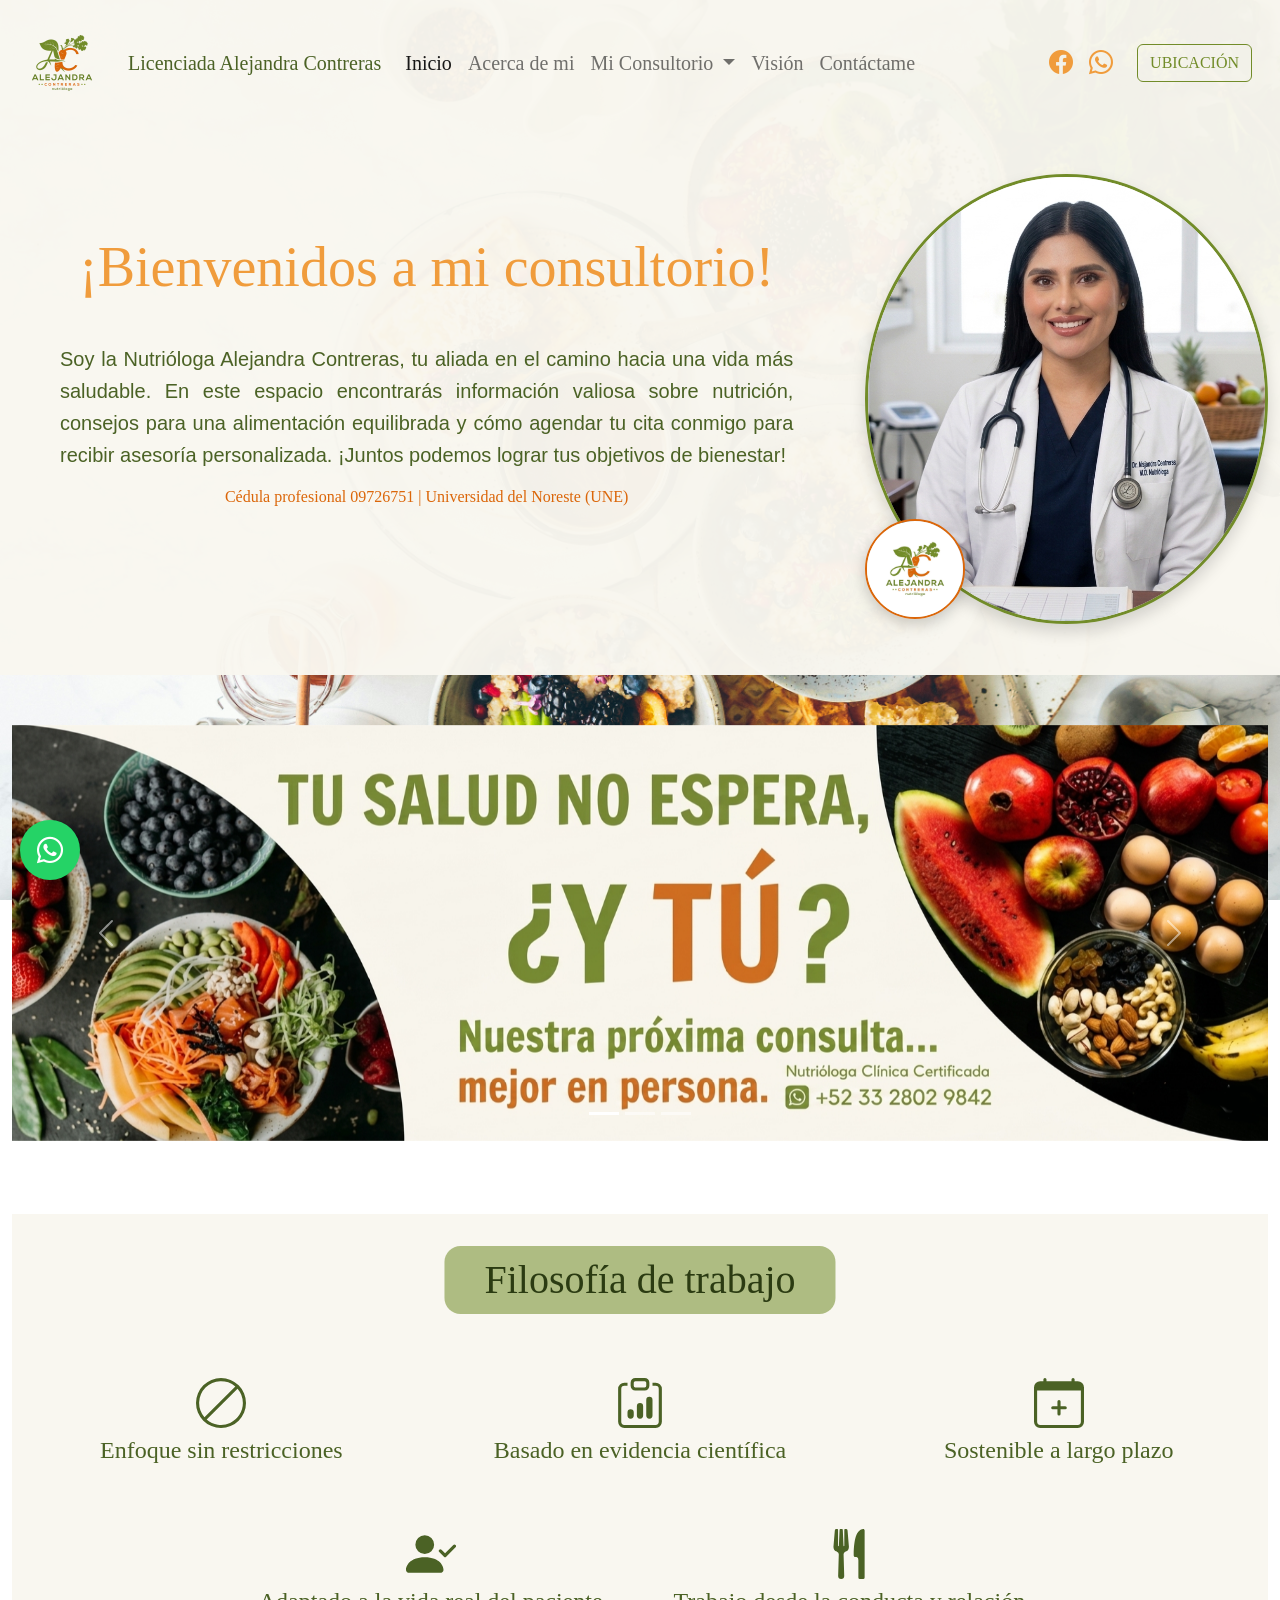
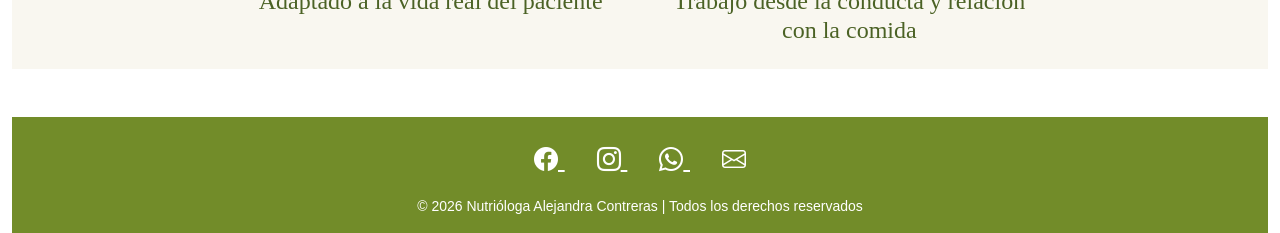
<file: index.html>
<!DOCTYPE html>
<html lang="es">
<head>
    <meta charset="UTF-8">
    <meta name="viewport" content="width=device-width, initial-scale=1.0">
    <title>Inicio - Licenciada Alejandra Contreras</title>
    <link rel="stylesheet" href="CSS/bootstrap.min.css"> 
     <link rel="stylesheet" href="style.css"> 
    <link href="https://cdn.jsdelivr.net/npm/bootstrap-icons@1.11.3/font/bootstrap-icons.css" rel="stylesheet">
    <link rel="stylesheet" href="https://cdnjs.cloudflare.com/ajax/libs/font-awesome/6.0.0-beta3/css/all.min.css">

</head>
<body id="fondo">
     <!--Menú de navegación-->
    <nav class="navbar navbar-expand-lg" style="background-color: rgba(249, 247, 240, 0.97);">
        <div class="container-fluid">
            <a class="navbar-brand texto-verde" href="index.html">
                <img src="IMG/LOGO.png" alt="Logo" class="img-fluid" style="max-width: 100px; height: auto;"></a> 
               <span class="navbar-brand texto-verde">Licenciada Alejandra Contreras </span>

            <button class="navbar-toggler" type="button" data-bs-toggle="collapse" data-bs-target="#navbarSupportedContent" aria-controls="navbarSupportedContent" aria-expanded="false" aria-label="Toggle navigation">
                <span class="navbar-toggler-icon"></span>
            </button>
            <div class="navbar-brand collapse navbar-collapse" id="navbarSupportedContent">
                <ul class="navbar-nav me-auto mb-2 mb-lg-0">
                    <li class="nav-item">
                        <a class="nav-link active" aria-current="page" href="index.html">Inicio</a>
                    </li>
                    <li class="nav-item">
                        <a class="nav-link" href="ACERCA_DE_MI.html">Acerca de mi</a>
                    </li>
                    <li class="nav-item dropdown">
                        <a class="nav-link dropdown-toggle" href="" role="button" data-bs-toggle="dropdown" aria-expanded="false">
                            Mi Consultorio
                        </a>
                        <ul class="dropdown-menu">
                            <li><a class="dropdown-item" href="AGENDAR_CITA_PROM.html">Programas</a></li>
                            <li><hr class="dropdown-divider"></li>
                            <li><a class="dropdown-item" href="AGENDAR_CITA_UB.html">Ubicación</a></li>    
                        </ul>
                    </li>
                    <li class="nav-item">
                        <a class="nav-link" href="VISIÓN.html">Visión</a>
                    </li>
                    <li class="nav-item">
                        <a class="nav-link" href="CONTACTAME.html">Contáctame</a>
                    </li>
                </ul>
                
                <div class="d-flex align-items-center">
                    <a href="https://www.facebook.com/alejandraC080923" class="mx-2 fs-4" style="color: #f09c3c;" target="_blank">
                        <i class="bi bi-facebook"></i>
                    </a>
                    <a href="https://wa.me/523328029842?text=%C2%A1Hola!%20Me%20gustar%C3%ADa%20agendar%20cita." class="mx-2 fs-4" style="color: #f09c3c;" target="_blank">
                        <i class="bi bi-whatsapp"></i>
                    </a>
                    
                    <!-- Button trigger modal -->
                    <button type="button" class="btn boton-verde ms-3" data-bs-toggle="modal" data-bs-target="#exampleModal">
                        UBICACIÓN
                    </button>
                </div>
            </div>
        </div>
    </nav>

<!-- Modal -->
<div class="modal fade" id="exampleModal" tabindex="-1" aria-labelledby="exampleModalLabel" aria-hidden="true">
  <div class="modal-dialog">
    <div class="modal-content">
      <div class="modal-header position-relative">
        <h1 class="modal-title fs-5 w-100 text-center" id="exampleModalLabel" style="color: #2b3b12;">¿Cómo llegar?</h1>
        <button type="button" class="btn-close position-absolute end-0 top-0 me-3 mt-3" data-bs-dismiss="modal" aria-label="Close"></button>
      </div>
      <div class="modal-body">
        <iframe src="https://www.google.com/maps/embed?pb=!1m18!1m12!1m3!1d6901.862891137843!2d-103.71824530224764!3d21.018957325069433!2m3!1f0!2f0!3f0!3m2!1i1024!2i768!4f13.1!3m3!1m2!1s0x842624a5ba420299%3A0x6c38166276261cf0!2sCalle%20Ignacio%20Aldama%2010%2C%2046408%20El%20Salvador%2C%20Jal.!5e0!3m2!1ses-419!2smx!4v1777913059832!5m2!1ses-419!2smx" width="465
    " height="450" style="border:1;" allowfullscreen="" loading="lazy" referrerpolicy="no-referrer-when-downgrade"></iframe>
      </div>
      <div class="modal-footer">
        <button type="button" class="btn btn-secondary" style="background-color: #728c29; border-color: #728c29;" data-bs-dismiss="modal">Cerrar</button>
      </div>
    </div>
  </div>
</div>
    </div>
  </div>
</nav>

<!---Cuerpo de la página-->
<div class="container-fluid">
  <div class="row" style="background-color: rgba(249, 247, 240, 0.97);">
    <div class="col-12 col-md-8 text-padding mb-4">
      <h1 class="display-4 mt-5" style="color: #f09c3c; text-align: center;">¡Bienvenidos a mi consultorio!</h1> <br>
      <p class="lead mt-2 texto-verde" style="text-align: justify;"> Soy la Nutrióloga Alejandra Contreras, tu aliada en el camino hacia una vida más saludable. En este espacio encontrarás información valiosa sobre nutrición, consejos para una alimentación equilibrada y cómo agendar tu cita conmigo para recibir asesoría personalizada. ¡Juntos podemos lograr tus objetivos de bienestar!</p>
      <h6 class="text-center" style="color: #db6609"> Cédula profesional 09726751 | Universidad del Noreste (UNE) </h6>
    </div>
    
  <div class="col-md-4 mt-5 text-center">
  <div class="caja-foto-perfil">
  <img src="IMG/FOTO_NUTT.png" alt="Licenciada Alejandra" class="foto-grande img-fluid rounded-circle shadow" style="width: 450px; height: 450px; object-fit: cover;">
  <div class="logo-naranja">
  <img src="IMG/670128743_18128272957560888_7648641469449935322_n.jpg" alt="Certificación">
  </div>
  </div>
  <br><br><br>
  </div>
  <br><br><br>
</div>
<br>

  <!-- Carrusel -->
 <div class="container-fluid px-0 my-4">
  <div id="carouselExampleIndicators" class="carousel slide" data-bs-ride="carousel">
    <div class="carousel-indicators">
      <button type="button" data-bs-target="#carouselExampleIndicators" data-bs-slide-to="0" class="active" aria-current="true" aria-label="Slide 1"></button>
      <button type="button" data-bs-target="#carouselExampleIndicators" data-bs-slide-to="1" aria-label="Slide 2"></button>
      <button type="button" data-bs-target="#carouselExampleIndicators" data-bs-slide-to="2" aria-label="Slide 3"></button>
    </div>
    <div class="carousel-inner">

      <div class="carousel-item active">
        <a href="https://wa.me/523328029842?text=%C2%A1Hola!%20Me%20gustar%C3%ADa%20agendar%20cita." target="_blank">
          <img src="IMG/BANNER_P.png" class="d-block w-100" alt="Banner Principal" style="height: auto; max-height: 450px; object-fit: cover;">
        </a>
      </div>
      <div class="carousel-item">
        <a href="https://wa.me/523328029842?text=%C2%A1Hola!%20Me%20gustar%C3%ADa%20agendar%20cita." target="_blank">
          <img src="IMG/Consulta nutricional individual.png" class="d-block w-100" alt="Consulta Individual" style="height: auto; max-height: 450px; object-fit: cover;">
        </a>
      </div>
      <div class="carousel-item">
        <a href="https://wa.me/523328029842?text=%C2%A1Hola!%20Me%20gustar%C3%ADa%20agendar%20cita." target="_blank">
          <img src="IMG/Consulta nutricional familiar.png" class="d-block w-100" alt="Consulta Familiar" style="height: auto; max-height: 450px; object-fit: cover;">
        </a>
      </div>
    </div>
    <button class="carousel-control-prev" type="button" data-bs-target="#carouselExampleIndicators" data-bs-slide="prev">
      <span class="carousel-control-prev-icon" aria-hidden="true"></span>
      <span class="visually-hidden">Anterior</span>
    </button>
    <button class="carousel-control-next" type="button" data-bs-target="#carouselExampleIndicators" data-bs-slide="next">
      <span class="carousel-control-next-icon" aria-hidden="true"></span>
      <span class="visually-hidden">Siguiente</span>
    </button>
  </div>
</div>
<br>
<div class="container-fluid my-4"> 
  <div class="row texto-mediano " style="background-color: rgba(249, 247, 240, 0.97);"> 
    <div class="col-12">
      <br>
      <h2 class="display-6 mb-5 text-center titulo-fondo-verde rounded-4"> Filosofía de trabajo</h2> 
    </div> 
    
    <div class="col-12">
  
      <div class="row row-cols-1 row-cols-md-2 row-cols-lg-3 g-4 texto-verde justify-content-center">
       
        <div class="col">
          <div class="card border-0 bg-transparent text-center">
            <div class="card-body">
              <svg xmlns="http://www.w3.org/2000/svg" width="50" height="50" fill="currentColor" class="bi bi-ban mb-2" viewBox="0 0 16 16">
                <path d="M15 8a6.97 6.97 0 0 0-1.71-4.584l-9.874 9.875A7 7 0 0 0 15 8M2.71 12.584l9.874-9.875a7 7 0 0 0-9.874 9.874ZM16 8A8 8 0 1 1 0 8a8 8 0 0 1 16 0"/>
              </svg> 
              <h3 class="fs-4">Enfoque sin restricciones</h3>
            </div>
          </div>
        </div>

        <div class="col">
          <div class="card border-0 bg-transparent text-center">
            <div class="card-body">
              <svg xmlns="http://www.w3.org/2000/svg" width="50" height="50" fill="currentColor" class="bi bi-clipboard-data mb-2" viewBox="0 0 16 16">
                <path d="M4 11a1 1 0 1 1 2 0v1a1 1 0 1 1-2 0zm6-4a1 1 0 1 1 2 0v5a1 1 0 1 1-2 0zM7 9a1 1 0 0 1 2 0v3a1 1 0 1 1-2 0z"/>
                <path d="M4 1.5H3a2 2 0 0 0-2 2V14a2 2 0 0 0 2 2h10a2 2 0 0 0 2-2V3.5a2 2 0 0 0-2-2h-1v1h1a1 1 0 0 1 1 1V14a1 1 0 0 1-1 1H3a1 1 0 0 1-1-1V3.5a1 1 0 0 1 1-1h1z"/>
                <path d="M9.5 1a.5.5 0 0 1 .5.5v1a.5.5 0 0 1-.5.5h-3a.5.5 0 0 1-.5-.5v-1a.5.5 0 0 1 .5-.5zm-3-1A1.5 1.5 0 0 0 5 1.5v1A1.5 1.5 0 0 0 6.5 4h3A1.5 1.5 0 0 0 11 2.5v-1A1.5 1.5 0 0 0 9.5 0z"/> 
              </svg> 
              <h3 class="fs-4">Basado en evidencia científica</h3>
            </div>
          </div>
        </div>

        <div class="col">
          <div class="card border-0 bg-transparent text-center">
            <div class="card-body">
              <svg xmlns="http://www.w3.org/2000/svg" width="50" height="50" fill="currentColor" class="bi bi-calendar-plus mb-2" viewBox="0 0 16 16">
                <path d="M8 7a.5.5 0 0 1 .5.5V9H10a.5.5 0 0 1 0 1H8.5v1.5a.5.5 0 0 1-1 0V10H6a.5.5 0 0 1 0-1h1.5V7.5A.5.5 0 0 1 8 7"/>
                <path d="M3.5 0a.5.5 0 0 1 .5.5V1h8V.5a.5.5 0 0 1 1 0V1h1a2 2 0 0 1 2 2v11a2 2 0 0 1-2 2H2a2 2 0 0 1-2-2V3a2 2 0 0 1 2-2h1V.5a.5.5 0 0 1 .5-.5M1 4v10a1 1 0 0 0 1 1h12a1 1 0 0 0 1-1V4z"/>
              </svg> 
              <h3 class="fs-4">Sostenible a largo plazo</h3>
            </div>
          </div>
        </div>

        <div class="col">
          <div class="card border-0 bg-transparent text-center">
            <div class="card-body">
              <svg xmlns="http://www.w3.org/2000/svg" width="50" height="50" fill="currentColor" class="bi bi-person-check-fill mb-2" viewBox="0 0 16 16">
                <path fill-rule="evenodd" d="M15.854 5.146a.5.5 0 0 1 0 .708l-3 3a.5.5 0 0 1-.708 0l-1.5-1.5a.5.5 0 0 1 .708-.708L12.5 7.793l2.646-2.647a.5.5 0 0 1 .708 0"/>
                <path d="M1 14s-1 0-1-1 1-4 6-4 6 3 6 4-1 1-1 1zm5-6a3 3 0 1 0 0-6 3 3 0 0 0 0 6"/>
              </svg>
              <h3 class="fs-4">Adaptado a la vida real del paciente</h3>
            </div>
          </div>
        </div>

        <div class="col">
          <div class="card border-0 bg-transparent text-center">
            <div class="card-body">
              <svg xmlns="http://www.w3.org/2000/svg" width="50" height="50" fill="currentColor" class="bi bi-fork-knife mb-2" viewBox="0 0 16 16">
                <path d="M13 .5c0-.276-.226-.506-.498-.465-1.703.257-2.94 2.012-3 8.462a.5.5 0 0 0 .498.5c.56.01 1 .13 1 1.003v5.5a.5.5 0 0 0 .5.5h1a.5.5 0 0 0 .5-.5zM4.25 0a.25.25 0 0 1 .25.25v5.122a.128.128 0 0 0 .256.006l.233-5.14A.25.25 0 0 1 5.24 0h.522a.25.25 0 0 1 .25.238l.233 5.14a.128.128 0 0 0 .256-.006V.25A.25.25 0 0 1 6.75 0h.29a.5.5 0 0 1 .498.458l.423 5.07a1.69 1.69 0 0 1-1.059 1.711l-.053.022a.92.92 0 0 0-.58.884L6.47 15a.971.971 0 1 1-1.942 0l.202-6.855a.92.92 0 0 0-.58-.884l-.053-.022a1.69 1.69 0 0 1-1.059-1.712L3.462.458A.5.5 0 0 1 3.96 0z"/>
              </svg> 
              <h3 class="fs-4">Trabajo desde la conducta y relación con la comida</h3>
            </div>
          </div>
        </div>

      </div>
    </div>
  </div>
</div>
      
<!---Fin del cuerpo de la página-->

<!---Whatsapp flotante-->

  <a href="https://wa.me/523328029842?text=%C2%A1Hola!%20Me%20gustar%C3%ADa%20agendar%20cita." target="_blank">

<div style="position: fixed; bottom: 20px; LEFT: 20px; background-color:#25D366; border-radius: 50%; width: 60px; height: 60px; display: flex; justify-content: center; align-items: center; box-shadow: 0px 4px 10px rgba(0, 0, 0, 0.2); cursor: pointer; z-index: 1000;"> 
<i class="fab fa-whatsapp" style="color:white; font-size: 30px;"></i>

</div>
</a>
   <!-- FOOTER -->
<footer class="text-white pt-4 pb-3 mt-5" style="background-color: #728c29;">
  <div class="container text-center">
    <div class="mb-3">
      <a href="https://www.facebook.com/alejandraC080923" class="text-white mx-3 fs-4" target="_blank">
        <i class="bi bi-facebook"></i>
      </a>
      <a href="https://www.instagram.com/nut.alejandracont?utm_source=ig_web_button_share_sheet&igsh=ZDNlZDc0MzIxNw==" class="text-white mx-3 fs-4" target="_blank">
        <i class="bi bi-instagram"></i>
      </a>
      <a href="https://wa.me/523328029842?text=%C2%A1Hola!%20Me%20gustar%C3%ADa%20agendar%20cita." class="text-white mx-3 fs-4" target="_blank">
        <i class="bi bi-whatsapp"></i>
      </a>
       <a href="https://mail.google.com/mail/?view=cm&fs=1&to=alejandra.contreras.cas.07@gmail.com&su=Agendar_Cita&body=Hola,%20me%20gustaría%20agendar%20una%20cita." class="text-white mx-3 fs-4" target="_blank">
        <i class="bi bi-envelope"></i>
      </a>
    </div>
    <p class="mb-0 small">
      
      © 2026 Nutrióloga Alejandra Contreras | Todos los derechos reservados
    </p>

  </div>
</footer>
<script src="JS/bootstrap.bundle.min.js"></script>
</body>
</html>
</file>
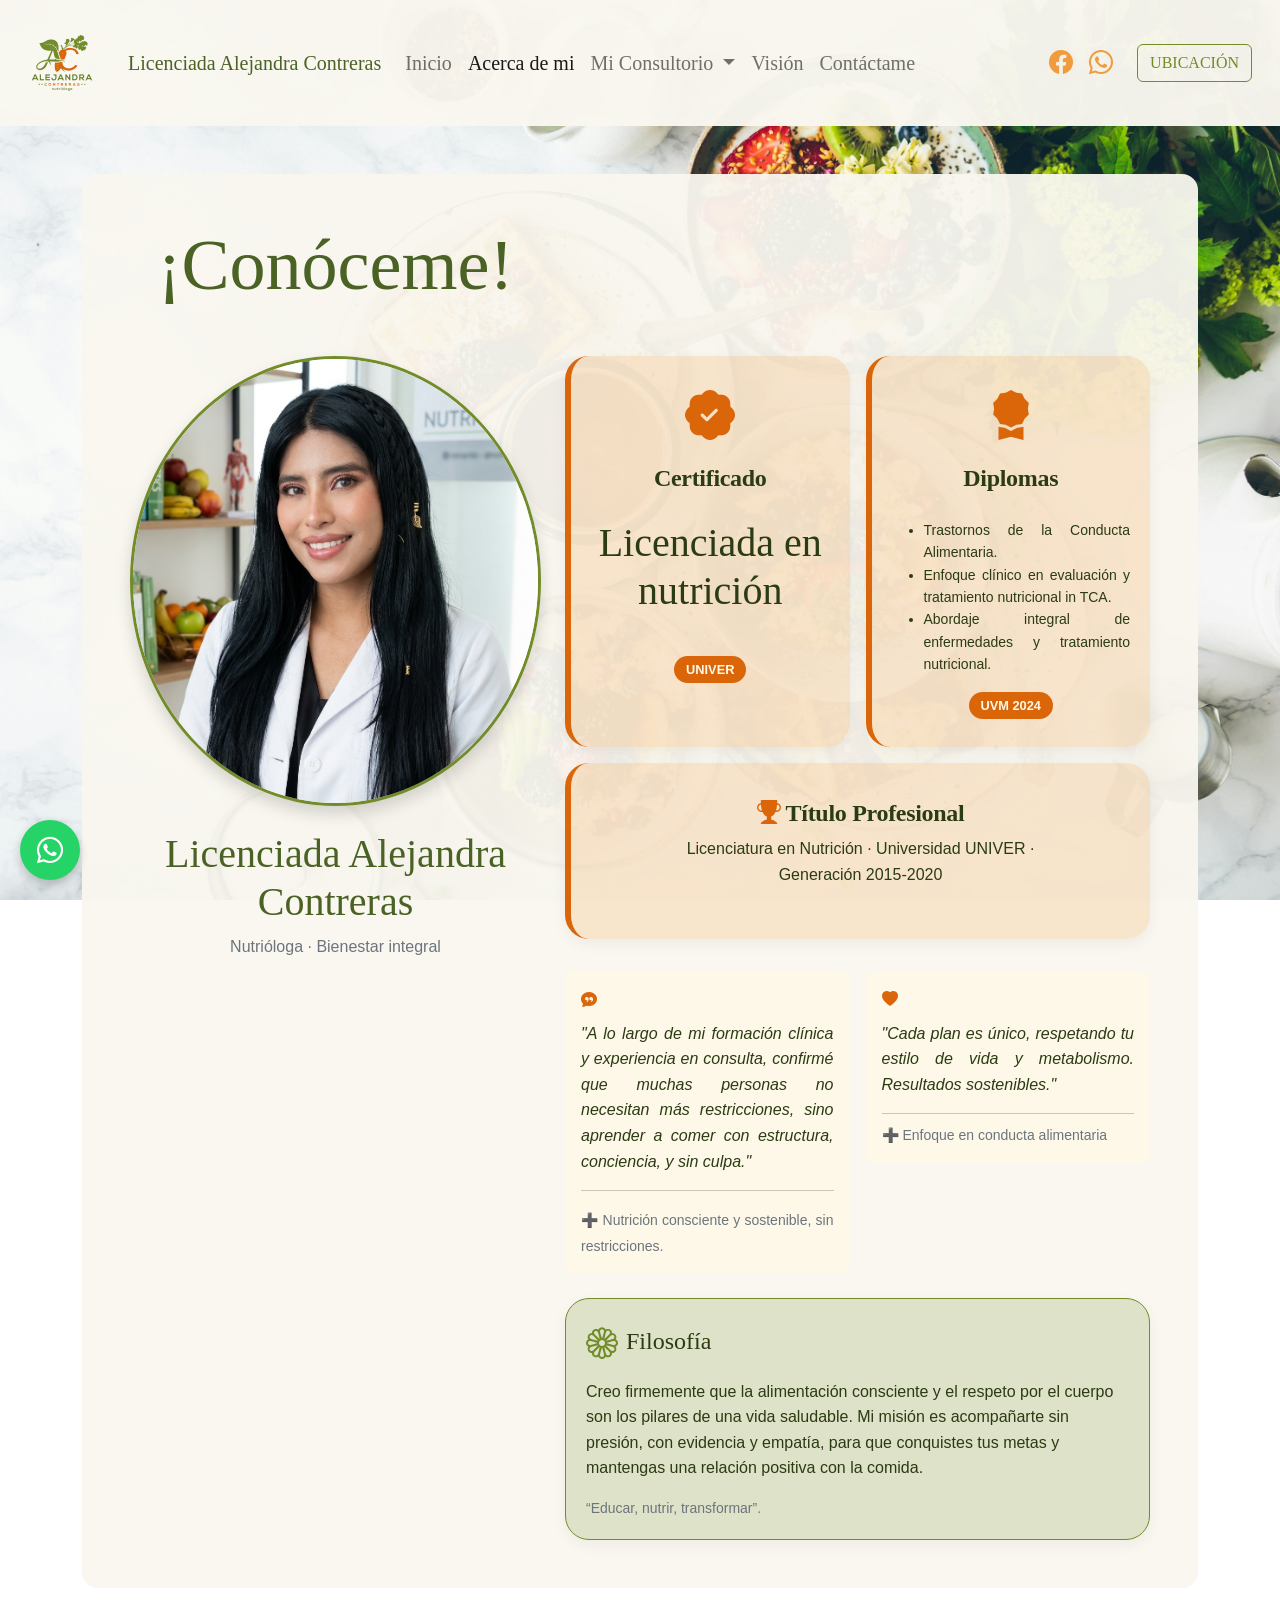
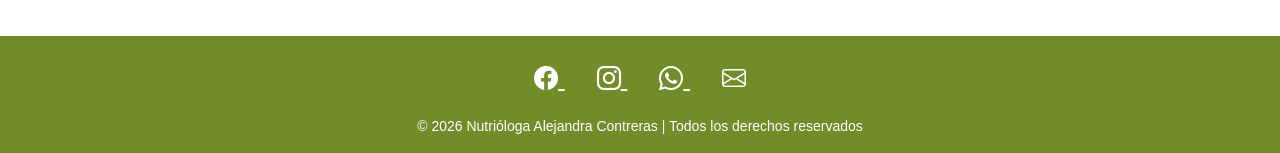
<file: ACERCA_DE_MI.html>
<!DOCTYPE html>
<html lang="es">
<head>
    <meta charset="UTF-8">
    <meta name="viewport" content="width=device-width, initial-scale=1.0">
    <title>Acerca de mi - Licenciada Alejandra Contreras</title>
    <link rel="stylesheet" href="CSS/bootstrap.min.css"> 
    <link rel="stylesheet" href="style.css"> 
    <link href="https://cdn.jsdelivr.net/npm/bootstrap-icons@1.11.3/font/bootstrap-icons.css" rel="stylesheet">
    <link rel="stylesheet" href="https://cdnjs.cloudflare.com/ajax/libs/font-awesome/6.0.0-beta3/css/all.min.css">
</head>
<body id="fondo">
    
     <!--Menú de navegación-->
    <nav class="navbar navbar-expand-lg" style="background-color: rgba(249, 247, 240, 0.97);">
        <div class="container-fluid">
            <a class="navbar-brand texto-verde" href="index.html">
                <img src="IMG/LOGO.png" alt="Bootstrap" width="100" height="100"></a> 
               <span class="navbar-brand texto-verde">Licenciada Alejandra Contreras </span>
            <button class="navbar-toggler" type="button" data-bs-toggle="collapse" data-bs-target="#navbarSupportedContent" aria-controls="navbarSupportedContent" aria-expanded="false" aria-label="Toggle navigation">
                <span class="navbar-toggler-icon"></span>
            </button>
            <div class="navbar-brand collapse navbar-collapse" id="navbarSupportedContent">
                <ul class="navbar-nav me-auto mb-2 mb-lg-0">
                    <li class="nav-item">
                        <a class="nav-link" aria-current="page" href="index.html">Inicio</a>
                    </li>
                    <li class="nav-item">
                        <a class="nav-link active" href="ACERCA_DE_MI.html">Acerca de mi</a>
                    </li>
                    <li class="nav-item dropdown">
                        <a class="nav-link dropdown-toggle" href="" role="button" data-bs-toggle="dropdown" aria-expanded="false">
                            Mi Consultorio
                        </a>
                        <ul class="dropdown-menu">
                            <li><a class="dropdown-item" href="AGENDAR_CITA_PROM.html">Programas</a></li>
                            <li><hr class="dropdown-divider"></li>
                            <li><a class="dropdown-item" href="AGENDAR_CITA_UB.html">Ubicación</a></li>    
                        </ul>
                    </li>
                    <li class="nav-item">
                        <a class="nav-link" href="VISIÓN.html">Visión</a>
                    </li>
                    <li class="nav-item">
                        <a class="nav-link" href="CONTACTAME.html">Contáctame</a>
                    </li>
                </ul>
                
                <div class="d-flex align-items-center">
                    <a href="https://www.facebook.com/alejandraC080923" class="mx-2 fs-4" style="color: #f09c3c;" target="_blank">
                        <i class="bi bi-facebook"></i>
                    </a>
                    <a href="https://wa.me/523328029842?text=%C2%A1Hola!%20Me%20gustar%C3%ADa%20agendar%20cita." class="mx-2 fs-4" style="color: #f09c3c;" target="_blank">
                        <i class="bi bi-whatsapp"></i>
                    </a>
                    
                    <!-- Button trigger modal -->
                    <button type="button" class="btn boton-verde ms-3" data-bs-toggle="modal" data-bs-target="#exampleModal">
                        UBICACIÓN
                    </button>
                </div>
            </div>
        </div>
    </nav>
     
<!-- Modal -->
<div class="modal fade" id="exampleModal" tabindex="-1" aria-labelledby="exampleModalLabel" aria-hidden="true">
  <div class="modal-dialog">
    <div class="modal-content">
      <div class="modal-header position-relative">
        <h1 class="modal-title fs-5 w-100 text-center" id="exampleModalLabel" style="color: #2b3b12;">¿Cómo llegar?</h1>
        <button type="button" class="btn-close position-absolute end-0 top-0 me-3 mt-3" data-bs-dismiss="modal" aria-label="Close"></button>
      </div>
      <div class="modal-body">
        <iframe src="https://www.google.com/maps/embed?pb=!1m18!1m12!1m3!1d6901.862891137843!2d-103.71824530224764!3d21.018957325069433!2m3!1f0!2f0!3f0!3m2!1i1024!2i768!4f13.1!3m3!1m2!1s0x842624a5ba420299%3A0x6c38166276261cf0!2sCalle%20Ignacio%20Aldama%2010%2C%2046408%20El%20Salvador%2C%20Jal.!5e0!3m2!1ses-419!2smx!4v1777913059832!5m2!1ses-419!2smx" width="465" height="450" style="border:1;" allowfullscreen="" loading="lazy" referrerpolicy="no-referrer-when-downgrade"></iframe>
      </div>
      <div class="modal-footer">
        <button type="button" class="btn btn-secondary" style="border-color: #728c29;" data-bs-dismiss="modal">Cerrar</button>
      </div>
    </div>
  </div>
</div>

<!---Cuerpo de la página-->

<div class="container my-5">
  <div class="bg-form p-5 rounded-4" style="background-color: rgba(249, 247, 240, 0.95);">
    <div class="row">
      <div class="col-lg-5 col-md-6">
        <h1 class="display-2 text-center texto-verde mb-5">¡Conóceme!</h1>
      </div>
    </div>
    <div class="row g-4 align-items-start">
      <div class="col-lg-5 col-md-12 text-center">
        <div class="caja-foto-perfil">
          <img src="IMG/FOTO_ALE_.png" alt="Licenciada Alejandra Contreras" class="foto-grande img-fluid rounded-circle shadow">
          <br>
          <h2 class="texto-verde display-6 mt-4">Licenciada Alejandra Contreras</h2>
          <p class="text-secondary mt-2">Nutrióloga · Bienestar integral</p>
        </div>
      </div>
      <div class="col-lg-7 col-md-12">
        <div class="row g-3">
          <div class="col-sm-6">
            <div class="tarjeta-naranja text-center">
              <i class="bi bi-patch-check-fill" style="color: #db6609; font-size: 50px;"></i>
              <h4 class="card-title mt-2">Certificado</h4>
              <br>
              <p class="display-6">Licenciada en nutrición</p> <br>
              <span class="etiqueta-naranja">UNIVER</span>
            </div>
          </div>
          <div class="col-sm-6">
            <div class="tarjeta-naranja text-center">
              <i class="bi bi-award-fill" style="color: #db6609; font-size: 50px;"></i>
              <h4 class="card-title mt-2">Diplomas</h4> <br>
              <ul class="small" style="text-align: justify;">
                <li>Trastornos de la Conducta Alimentaria.</li>
                <li>Enfoque clínico en evaluación y tratamiento nutricional in TCA.</li>
                <li>Abordaje integral de enfermedades y tratamiento nutricional.</li>
              </ul>
              <span class="etiqueta-naranja">UVM 2024</span>
            </div>
          </div>
        </div>
        <div class="mt-3 mb-3 tarjeta-naranja text-center">
          <div class="p-3 rounded-4">
            <h4 class="card-title mb-2">
              <i class="bi bi-trophy-fill" style="color:#db6609;"></i> Título Profesional
            </h4>
            <p>Licenciatura en Nutrición · Universidad UNIVER · <br>Generación 2015-2020</p>
          </div>
        </div>
        <div class="row mt-3 g-3" style="text-align: justify;">
          <div class="col-md-6">
            <div class="p-3 rounded-3" style="background-color: rgba(254, 249, 230, 0.8);">
              <i class="bi bi-chat-quote-fill" style="color:#db6609;"></i>
              <p class="mt-2 fst-italic">"A lo largo de mi formación clínica y experiencia en consulta, confirmé que muchas personas no necesitan más restricciones, sino aprender a comer con estructura, conciencia, y sin culpa."</p>
              <hr>
              <small class="text-secondary">➕ Nutrición consciente y sostenible, sin restricciones.</small>
            </div>
          </div>
          <div class="col-md-6">
            <div class="p-3 rounded-3" style="background-color: rgba(254, 249, 230, 0.8);">
              <i class="bi bi-heart-fill" style="color:#db6609;"></i>
              <p class="mt-2 fst-italic">"Cada plan es único, respetando tu estilo de vida y metabolismo. Resultados sostenibles."</p>
              <hr class="my-2">
              <small class="text-secondary">➕ Enfoque en conducta alimentaria</small>
            </div>
          </div>
        </div>
        <div class="caja-filosofia mt-4">
          <div class="d-flex align-items-center gap-2 mb-2">
            <i class="bi bi-flower1 fs-2" style="color:#728c29;"></i>
            <h4 style="color:#2b3b12;">Filosofía</h4>
          </div>
          <p>Creo firmemente que la alimentación consciente y el respeto por el cuerpo son los pilares de una vida saludable. Mi misión es acompañarte sin presión, con evidencia y empatía, para que conquistes tus metas y mantengas una relación positiva con la comida.</p>
          <div class="mt-3 small fw-light text-secondary">“Educar, nutrir, transformar”.</div>
        </div>
      </div>
    </div>
  </div>
</div>
<!---Fin del cuerpo de la página-->

<!---Whatsapp flotante-->
<a href="https://wa.me/523328029842?text=%C2%A1Hola!%20Me%20gustar%C3%ADa%20agendar%20cita." target="_blank">
  <div style="position: fixed; bottom: 20px; LEFT: 20px; background-color:#25D366; border-radius: 50%; width: 60px; height: 60px; display: flex; justify-content: center; align-items: center; box-shadow: 0px 4px 10px rgba(0, 0, 0, 0.2); cursor: pointer; z-index: 1000;"> 
    <i class="fab fa-whatsapp" style="color:white; font-size: 30px;"></i> 
  </div>
</a>

<!-- FOOTER -->
<footer class="text-white pt-4 pb-3 mt-5" style="background-color: #728c29;">
  <div class="container text-center">
    <div class="mb-3">
      <a href="https://www.facebook.com/alejandraC080923" class="text-white mx-3 fs-4" target="_blank">
        <i class="bi bi-facebook"></i>
      </a>
      <a href="https://www.instagram.com/nut.alejandracont?utm_source=ig_web_button_share_sheet&igsh=ZDNlZDc0MzIxNw==" class="text-white mx-3 fs-4" target="_blank">
        <i class="bi bi-instagram"></i>
      </a>
      <a href="https://wa.me/523328029842?text=%C2%A1Hola!%20Me%20gustar%C3%ADa%20agendar%20cita." class="text-white mx-3 fs-4" target="_blank">
        <i class="bi bi-whatsapp"></i>
      </a>
      <a href="https://mail.google.com/mail/?view=cm&fs=1&to=alejandra.contreras.cas.07@gmail.com&su=Agendar_Cita&body=Hola,%20me%20gustaría%20agendar%20una%20cita." class="text-white mx-3 fs-4" target="_blank">
        <i class="bi bi-envelope"></i>
      </a>
    </div>
    <p class="mb-0 small">
      © 2026 Nutrióloga Alejandra Contreras | Todos los derechos reservados
    </p>
  </div>
</footer>
<script src="JS/bootstrap.bundle.min.js"></script>
</body>
</html>
</file>
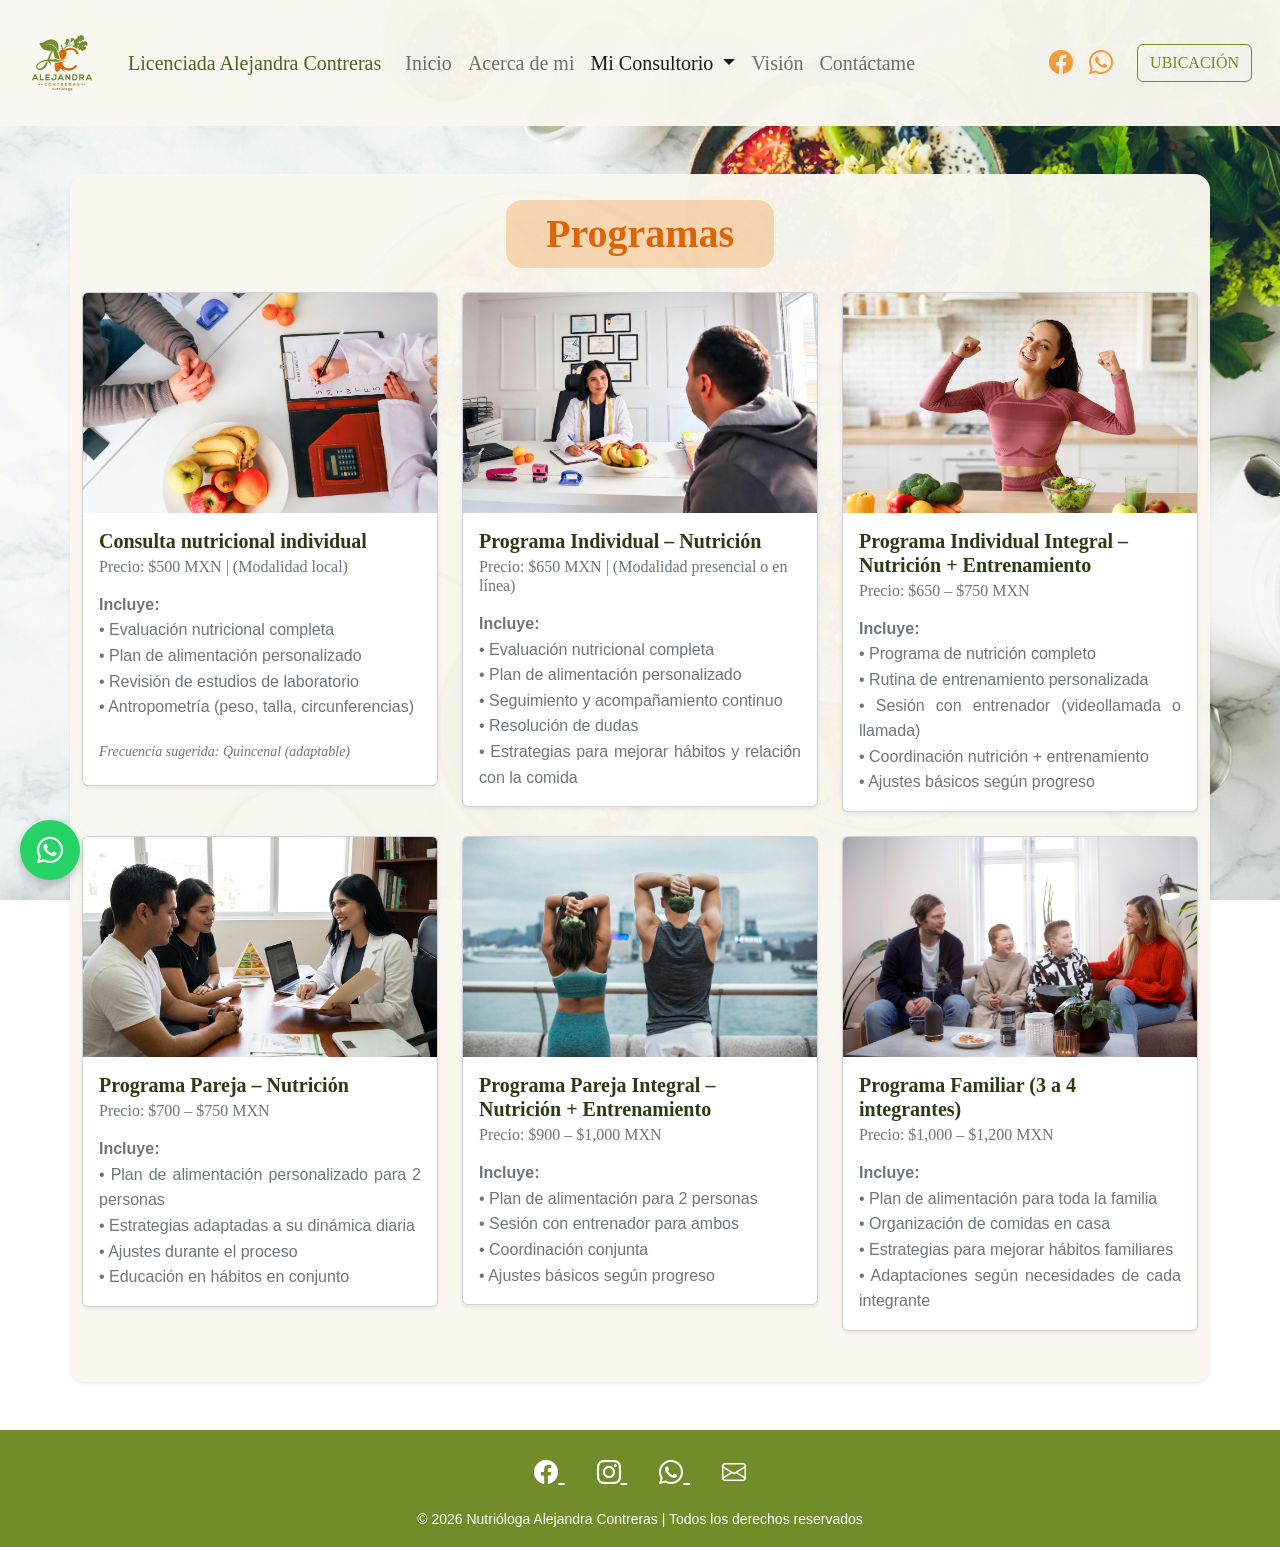
<file: AGENDAR_CITA_PROM.html>
<!DOCTYPE html>
<html lang="es">
<head>
    <meta charset="UTF-8">
    <meta name="viewport" content="width=device-width, initial-scale=1.0">
    <title>Mi Consultorio - Licenciada Alejandra Contreras</title>
    <link rel="stylesheet" href="CSS/bootstrap.min.css"> 
    <link rel="stylesheet" href="style.css"> 
    <link href="https://cdn.jsdelivr.net/npm/bootstrap-icons@1.11.3/font/bootstrap-icons.css" rel="stylesheet">
    <link rel="stylesheet" href="https://cdnjs.cloudflare.com/ajax/libs/font-awesome/6.0.0-beta3/css/all.min.css">
</head>
<body id="fondo">
     <!--Menú de navegación-->
    <nav class="navbar navbar-expand-lg" style="background-color: rgba(249, 247, 240, 0.97);">
        <div class="container-fluid">
            <a class="navbar-brand texto-verde" href="index.html">
                <img src="IMG/LOGO.png" alt="Bootstrap" width="100" height="100">
            </a> 
            <span class="navbar-brand texto-verde">Licenciada Alejandra Contreras </span>
               
            <button class="navbar-toggler" type="button" data-bs-toggle="collapse" data-bs-target="#navbarSupportedContent" aria-controls="navbarSupportedContent" aria-expanded="false" aria-label="Toggle navigation">
                <span class="navbar-toggler-icon"></span>
            </button>
            <div class="navbar-brand collapse navbar-collapse" id="navbarSupportedContent">
                <ul class="navbar-nav me-auto mb-2 mb-lg-0">
                    <li class="nav-item">
                        <a class="nav-link" aria-current="page" href="index.html">Inicio</a>
                    </li>
                    <li class="nav-item">
                        <a class="nav-link" href="ACERCA_DE_MI.html">Acerca de mi</a>
                    </li>
                    <li class="nav-item dropdown">
                        <a class="nav-link dropdown-toggle active" href="" role="button" data-bs-toggle="dropdown" aria-expanded="false">
                            Mi Consultorio
                        </a>
                        <ul class="dropdown-menu">
                            <li><a class="dropdown-item active" href="AGENDAR_CITA_PROM.html">Programas</a></li>
                            <li><hr class="dropdown-divider"></li>
                            <li><a class="dropdown-item" href="AGENDAR_CITA_UB.html">Ubicación</a></li>    
                        </ul>
                    </li>
                    <li class="nav-item">
                        <a class="nav-link" href="VISIÓN.html">Visión</a>
                    </li>
                    <li class="nav-item">
                        <a class="nav-link" href="CONTACTAME.html">Contáctame</a>
                    </li>
                </ul>
                
                <div class="d-flex align-items-center">
                    <a href="https://www.facebook.com/alejandraC080923" class="mx-2 fs-4" style="color: #f09c3c;" target="_blank">
                        <i class="bi bi-facebook"></i>
                    </a>
                    <a href="https://wa.me/523328029842?text=%C2%A1Hola!%20Me%20gustar%C3%ADa%20agendar%20cita." class="mx-2 fs-4" style="color: #f09c3c;" target="_blank">
                        <i class="bi bi-whatsapp"></i>
                    </a>
                    
                    <!-- Button trigger modal -->
                    <button type="button" class="btn boton-verde ms-3" data-bs-toggle="modal" data-bs-target="#exampleModal">
                        UBICACIÓN
                    </button>
                </div>
            </div>
        </div>
    </nav>

<!-- Modal -->
<div class="modal fade" id="exampleModal" tabindex="-1" aria-labelledby="exampleModalLabel" aria-hidden="true">
  <div class="modal-dialog">
    <div class="modal-content">
      <div class="modal-header position-relative">
        <h1 class="modal-title fs-5 w-100 text-center" id="exampleModalLabel" style="color: #2b3b12;">¿Cómo llegar?</h1>
        <button type="button" class="btn-close position-absolute end-0 top-0 me-3 mt-3" data-bs-dismiss="modal" aria-label="Close"></button>
      </div>
      <div class="modal-body">
        <iframe src="https://www.google.com/maps/embed?pb=!1m18!1m12!1m3!1d6901.862891137843!2d-103.71824530224764!3d21.018957325069433!2m3!1f0!2f0!3f0!3m2!1i1024!2i768!4f13.1!3m3!1m2!1s0x842624a5ba420299%3A0x6c38166276261cf0!2sCalle%20Ignacio%20Aldama%2010%2C%2046408%20El%20Salvador%2C%20Jal.!5e0!3m2!1ses-419!2smx!4v1777913059832!5m2!1ses-419!2smx" width="465" height="450" style="border:1;" allowfullscreen="" loading="lazy" referrerpolicy="no-referrer-when-downgrade"></iframe>
      </div>
      <div class="modal-footer">
        <button type="button" class="btn btn-secondary" style="background-color: #728c29; border-color: #728c29;" data-bs-dismiss="modal">Cerrar</button>
      </div>
    </div>
  </div>
</div>

<!---Cuerpo de la página-->

<div class="container mt-5 rounded-4 shadow-sm" style="background-color: rgba(249, 247, 240, .97);">
    <br>
    <h1 class="titulo-fondo-naranja rounded-4 text-center mb-4" style="color: #db6609; font-weight: bold;">Programas</h1> 
    <br>
    <div class="row row-cols-1 row-cols-sm-2 row-cols-lg-3 g-4">
       
        <div class="col">
            <div class="card shadow-sm">
                <img src="IMG/b-y-g-SaN6XB1DrJk-unsplash (1).jpg" class="card-img-top" alt="Consulta individual" style="height: 220px; object-fit: cover;">
                <div class="card-body d-flex flex-column">
                    <h5 class="card-title fw-bold">Consulta nutricional individual</h5>
                    <h6 class="card-subtitle mb-3 text-muted">Precio: $500 MXN | (Modalidad local)</h6>
                    <p class="card-text text-muted mb-4" style="text-align: justify;">
                        <strong>Incluye:</strong><br>
                        • Evaluación nutricional completa <br>
                        • Plan de alimentación personalizado <br>
                        • Revisión de estudios de laboratorio <br>
                        • Antropometría (peso, talla, circunferencias)
                    </p>
                    <h6 class="mt-auto text-muted fst-italic small">Frecuencia sugerida: Quincenal (adaptable)</h6>  
                </div>
            </div>
        </div>

        <div class="col">
            <div class="card shadow-sm">
                <img src="IMG/Image_aat55haat55haat5.png" class="card-img-top" alt="Programa Individual Nutrición" style="height: 220px; object-fit: cover;">
                <div class="card-body">
                    <h5 class="card-title fw-bold">Programa Individual – Nutrición</h5>
                    <h6 class="card-subtitle mb-3 text-muted">Precio: $650 MXN | (Modalidad presencial o en línea)</h6>
                    <p class="card-text text-muted" style="text-align: justify;">
                        <strong>Incluye:</strong><br>
                        • Evaluación nutricional completa <br>
                        • Plan de alimentación personalizado<br>
                        • Seguimiento y acompañamiento continuo<br>
                        • Resolución de dudas<br>
                        • Estrategias para mejorar hábitos y relación con la comida
                    </p>
                </div>
            </div>
        </div>

        <div class="col">
            <div class="card shadow-sm">
                <img src="IMG/feliz-joven-fitness-mostrando-musculos-biceps-mientras-cocina-interior_116547-75883.avif" class="card-img-top" alt="Programa Integral" style="height: 220px; object-fit: cover;">
                <div class="card-body">
                    <h5 class="card-title fw-bold">Programa Individual Integral – Nutrición + Entrenamiento</h5>
                    <h6 class="card-subtitle mb-3 text-muted">Precio: $650 – $750 MXN</h6>
                    <p class="card-text text-muted" style="text-align: justify;">
                        <strong>Incluye:</strong><br>
                        • Programa de nutrición completo <br>
                        • Rutina de entrenamiento personalizada <br>
                        • Sesión con entrenador (videollamada o llamada) <br>
                        • Coordinación nutrición + entrenamiento <br>
                        • Ajustes básicos según progreso
                    </p>
                </div>
            </div>
        </div>

        <div class="col">
            <div class="card shadow-sm">
                <img src="IMG/Gemini_Generated_Image_2y7dk2y7dk2y7dk2.png" class="card-img-top" alt="Programa Pareja" style="height: 220px; object-fit: cover;">
                <div class="card-body">
                    <h5 class="card-title fw-bold">Programa Pareja – Nutrición</h5>
                    <h6 class="card-subtitle mb-3 text-muted">Precio: $700 – $750 MXN</h6>
                    <p class="card-text text-muted" style="text-align: justify;">
                        <strong>Incluye:</strong><br>
                        • Plan de alimentación personalizado para 2 personas <br>
                        • Estrategias adaptadas a su dinámica diaria <br>
                        • Ajustes durante el proceso <br>
                        • Educación en hábitos en conjunto
                    </p>
                </div>
            </div>
        </div>

        <div class="col">
            <div class="card shadow-sm">
                <img src="IMG/brocnbells-com-team-o_AKuNfcFyM-unsplash.jpg" class="card-img-top" alt="Programa Pareja Integral" style="height: 220px; object-fit: cover;">
                <div class="card-body">
                    <h5 class="card-title fw-bold">Programa Pareja Integral – Nutrición + Entrenamiento</h5>
                    <h6 class="card-subtitle mb-3 text-muted">Precio: $900 – $1,000 MXN</h6>
                    <p class="card-text text-muted" style="text-align: justify;">
                        <strong>Incluye:</strong><br>
                        • Plan de alimentación para 2 personas <br>
                        • Sesión con entrenador para ambos <br>
                        • Coordinación conjunta <br>
                        • Ajustes básicos según progreso
                    </p>
                </div>
            </div>
        </div>

        <div class="col">
            <div class="card shadow-sm">
                <img src="IMG/volant-yPyS85-J3LY-unsplash.jpg" class="card-img-top" alt="Programa Familiar" style="height: 220px; object-fit: cover;">
                <div class="card-body">
                    <h5 class="card-title fw-bold">Programa Familiar (3 a 4 integrantes)</h5>
                    <h6 class="card-subtitle mb-3 text-muted">Precio: $1,000 – $1,200 MXN</h6>
                    <p class="card-text text-muted" style="text-align: justify;">
                        <strong>Incluye:</strong><br>
                        • Plan de alimentación para toda la familia <br>
                        • Organización de comidas en casa <br>
                        • Estrategias para mejorar hábitos familiares <br>
                        • Adaptaciones según necesidades de cada integrante
                    </p>
                </div>
            </div>
        </div>

    </div>
    <br><br>
</div>
<!---Fin del cuerpo de la página-->

<!---Whatsapp flotante-->
<a href="https://wa.me/523328029842?text=%C2%A1Hola!%20Me%20gustar%C3%ADa%20agendar%20cita." target="_blank">
    <div style="position: fixed; bottom: 20px; left: 20px; background-color:#25D366; border-radius: 50%; width: 60px; height: 60px; display: flex; justify-content: center; align-items: center; box-shadow: 0px 4px 10px rgba(0, 0, 0, 0.2); cursor: pointer; z-index: 1000;"> 
        <i class="fab fa-whatsapp" style="color:white; font-size: 30px;"></i>
    </div>
</a>

<!-- FOOTER -->
<footer class="text-white pt-4 pb-3 mt-5" style="background-color: #728c29;">
  <div class="container text-center">
    <div class="mb-3">
      <a href="https://www.facebook.com/alejandraC080923" class="text-white mx-3 fs-4" target="_blank">
        <i class="bi bi-facebook"></i>
      </a>
      <a href="https://www.instagram.com/nut.alejandracont?utm_source=ig_web_button_share_sheet&igsh=ZDNlZDc0MzIxNw==" class="text-white mx-3 fs-4" target="_blank">
        <i class="bi bi-instagram"></i>
      </a>
      <a href="https://wa.me/523328029842?text=%C2%A1Hola!%20Me%20gustar%C3%ADa%20agendar%20cita." class="text-white mx-3 fs-4" target="_blank">
        <i class="bi bi-whatsapp"></i>
      </a>
      <a href="https://mail.google.com/mail/?view=cm&fs=1&to=alejandra.contreras.cas.07@gmail.com&su=Agendar_Cita&body=Hola,%20me%20gustaría%20agendar%20una%20cita." class="text-white mx-3 fs-4" target="_blank">
        <i class="bi bi-envelope"></i>
      </a>
    </div>
    <p class="mb-0 small">
      © 2026 Nutrióloga Alejandra Contreras | Todos los derechos reservados
    </p>
  </div>
</footer>
<script src="JS/bootstrap.bundle.min.js"></script>
</body>
</html>
</file>
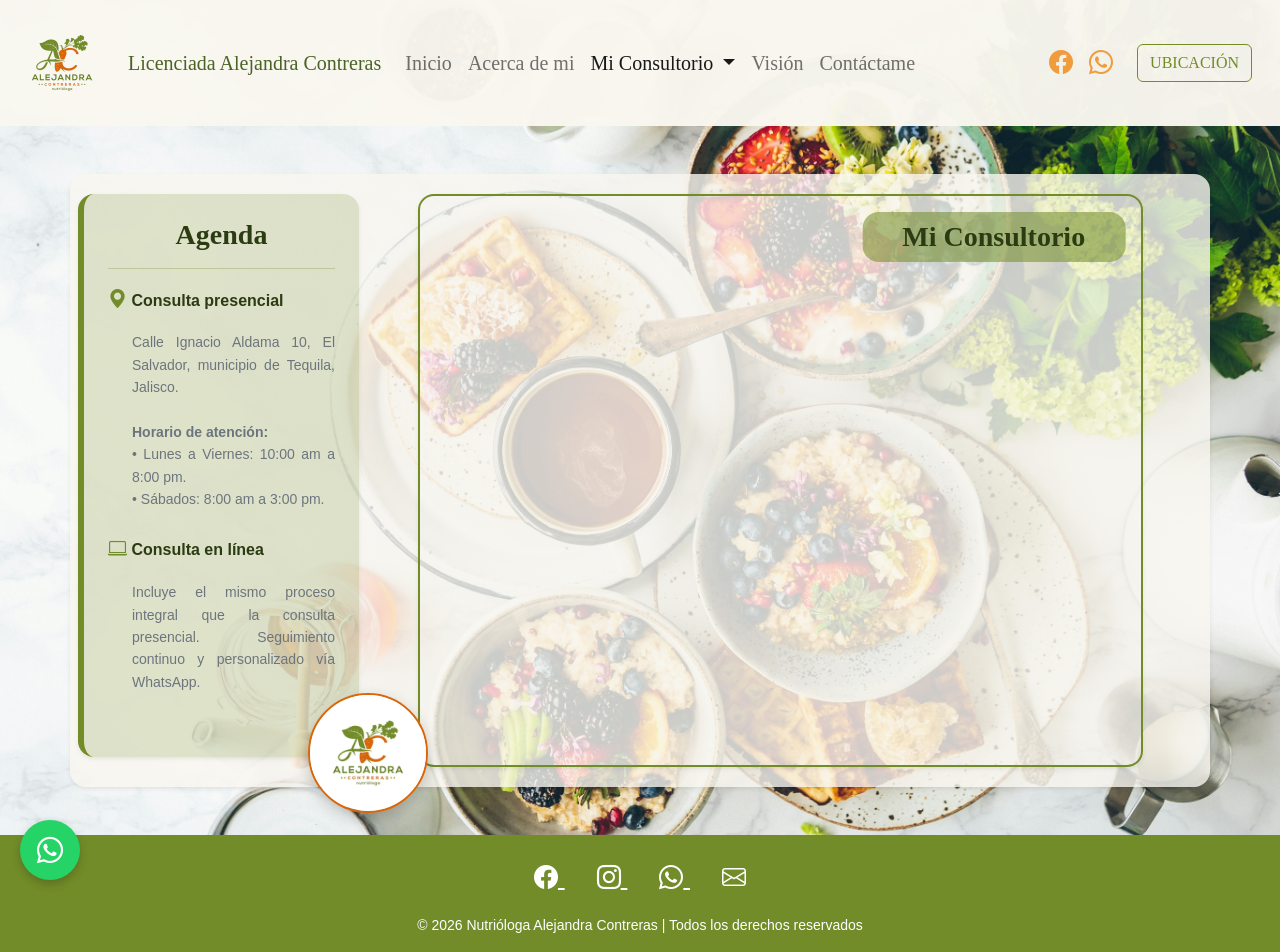
<file: AGENDAR_CITA_UB.html>
<!DOCTYPE html>
<html lang="es">
<head>
    <meta charset="UTF-8">
    <meta name="viewport" content="width=device-width, initial-scale=1.0">
    <title>Mi Consultorio - Licenciada Alejandra Contreras</title>
    <link rel="stylesheet" href="CSS/bootstrap.min.css"> 
     <link rel="stylesheet" href="style.css"> 
    <link href="https://cdn.jsdelivr.net/npm/bootstrap-icons@1.11.3/font/bootstrap-icons.css" rel="stylesheet">
    <link rel="stylesheet" href="https://cdnjs.cloudflare.com/ajax/libs/font-awesome/6.0.0-beta3/css/all.min.css">

</head>
<body id="fondo">
     <!--Menú de navegación-->
    <nav class="navbar navbar-expand-lg" style="background-color: rgba(249, 247, 240, 0.97);">
        <div class="container-fluid">
            <a class="navbar-brand texto-verde" href="index.html">
                <img src="IMG/LOGO.png" alt="Bootstrap" width="100" height="100"></a> 
               <span class="navbar-brand texto-verde">Licenciada Alejandra Contreras </span>
               
            <button class="navbar-toggler" type="button" data-bs-toggle="collapse" data-bs-target="#navbarSupportedContent" aria-controls="navbarSupportedContent" aria-expanded="false" aria-label="Toggle navigation">
                <span class="navbar-toggler-icon"></span>
            </button>
            <div class="navbar-brand collapse navbar-collapse" id="navbarSupportedContent">
                <ul class="navbar-nav me-auto mb-2 mb-lg-0">
                    <li class="nav-item">
                        <a class="nav-link" aria-current="page" href="index.html">Inicio</a>
                    </li>
                    <li class="nav-item">
                        <a class="nav-link" href="ACERCA_DE_MI.html">Acerca de mi</a>
                    </li>
                    <li class="nav-item dropdown">
                        <a class="nav-link dropdown-toggle active" href="" role="button" data-bs-toggle="dropdown" aria-expanded="false">
                            Mi Consultorio
                        </a>
                        <ul class="dropdown-menu">
                            <li><a class="dropdown-item" href="AGENDAR_CITA_PROM.html">Programas</a></li>
                            <li><hr class="dropdown-divider"></li>
                            <li><a class="dropdown-item" href="AGENDAR_CITA_UB.html">Ubicación</a></li>    
                        </ul>
                    </li>
                    <li class="nav-item">
                        <a class="nav-link" href="VISIÓN.html">Visión</a>
                    </li>
                    <li class="nav-item">
                        <a class="nav-link" href="CONTACTAME.html">Contáctame</a>
                    </li>
                </ul>
                
                <div class="d-flex align-items-center">
                    <a href="https://www.facebook.com/alejandraC080923" class="mx-2 fs-4" style="color: #f09c3c;" target="_blank">
                        <i class="bi bi-facebook"></i>
                    </a>
                    <a href="https://wa.me/523328029842?text=%C2%A1Hola!%20Me%20gustar%C3%ADa%20agendar%20cita." class="mx-2 fs-4" style="color: #f09c3c;" target="_blank">
                        <i class="bi bi-whatsapp"></i>
                    </a>
                    
                    <!-- Button trigger modal -->
                    <button type="button" class="btn boton-verde ms-3" data-bs-toggle="modal" data-bs-target="#exampleModal">
                        UBICACIÓN
                    </button>
                </div>
            </div>
        </div>
    </nav>

<!-- Modal -->
<div class="modal fade" id="exampleModal" tabindex="-1" aria-labelledby="exampleModalLabel" aria-hidden="true">
  <div class="modal-dialog">
    <div class="modal-content">
      <div class="modal-header position-relative">
        <h1 class="modal-title fs-5 w-100 text-center" id="exampleModalLabel" style="color: #2b3b12;">¿Cómo llegar?</h1>
        <button type="button" class="btn-close position-absolute end-0 top-0 me-3 mt-3" data-bs-dismiss="modal" aria-label="Close"></button>
      </div>
      <div class="modal-body">
        <iframe src="https://www.google.com/maps/embed?pb=!1m18!1m12!1m3!1d6901.862891137843!2d-103.71824530224764!3d21.018957325069433!2m3!1f0!2f0!3f0!3m2!1i1024!2i768!4f13.1!3m3!1m2!1s0x842624a5ba420299%3A0x6c38166276261cf0!2sCalle%20Ignacio%20Aldama%2010%2C%2046408%20El%20Salvador%2C%20Jal.!5e0!3m2!1ses-419!2smx!4v1777913059832!5m2!1ses-419!2smx" width="465
    " height="450" style="border:1;" allowfullscreen="" loading="lazy" referrerpolicy="no-referrer-when-downgrade"></iframe>
      </div>
      <div class="modal-footer">
        <button type="button" class="btn btn-secondary" style="background-color: #728c29; border-color: #728c29;" data-bs-dismiss="modal">Cerrar</button>
      </div>
    </div>
  </div>
</div>
    </div>
  </div>
</nav>

<!---Cuerpo de la página-->
<div class="container mt-5 textamano text-padding rounded-4 shadow-sm" style="background-color: rgba(249, 247, 240, 0.80); padding: 20px;">
    
    <div class="row g-4 align-items-stretch">

        <div class="col-12 col-lg-3 d-flex flex-column justify-content-between tarjeta-ubicacion p-4 rounded-4 shadow-sm">  
            <div>
                <h3 class="card-title text-center fw-bold" style="color: #2b3b12;">Agenda</h3>
                <hr style="color: #728c29; opacity: 0.3;">
                
                <p class="card-text fw-semibold mt-3"> 
                    <i class="bi bi-geo-alt-fill" style="color: #728c29; font-size: 1.2rem;"></i> Consulta presencial
                </p>
                <p class="small text-muted ps-4" style="text-align: justify;">
                    Calle Ignacio Aldama 10, El Salvador, municipio de Tequila, Jalisco.<br><br>
                    <strong>Horario de atención:</strong><br> 
                    • Lunes a Viernes: 10:00 am a 8:00 pm.<br>
                    • Sábados: 8:00 am a 3:00 pm.
                </p>
                
                <p class="card-text fw-semibold mt-4"> 
                    <i class="bi bi-laptop" style="color: #728c29; font-size: 1.2rem;"></i> Consulta en línea
                </p>
                <p class="small text-muted ps-4 mb-4" style="text-align: justify;"> 
                    Incluye el mismo proceso integral que la consulta presencial. 
                    Seguimiento continuo y personalizado vía WhatsApp.
                </p>
            </div>
            
            <div class="col caja-foto-perfil text-center pt-3">
                <div class="logo-abajo d-inline-block">
                    <img src="IMG/670128743_18128272957560888_7648641469449935322_n.jpg" alt="Logo Certificación">
                </div>
            </div>
        </div>
        <div class="col-12 col-lg-8 mx-auto">
            <div class="h-100 d-flex flex-column p-3 rounded-4 shadow-sm" style="border: 2px solid #728c29;">
                <h2 class="titulo-fondo-verde fs-3 mb-3 rounded-4 py-2" style="color: #2b3b12; font-weight: bold;">Mi Consultorio</h2> 

                <div class="flex-grow-1 w-100 text-center">
                    <iframe src="https://www.google.com/maps/embed?pb=!1m18!1m12!1m3!1d6901.862891137843!2d-103.71824530224764!3d21.018957325069433!2m3!1f0!2f0!3f0!3m2!1i1024!2i768!4f13.1!3m3!1m2!1s0x842624a5ba420299%3A0x6c38166276261cf0!2sCalle%20Ignacio%20Aldama%2010%2C%2046408%20El%20Salvador%2C%20Jal.!5e0!3m2!1ses-419!2smx!4v1777913059832!5m2!1ses-419!2smx" 
                            width="100%" 
                            height="100%" 
                            style="border:0; min-height: 380px; max-height: 450px;" 
                            allowfullscreen="" 
                            loading="lazy" 
                            referrerpolicy="no-referrer-when-downgrade" 
                            class="rounded-4">
                    </iframe>
                </div>
            </div>
        </div>

    </div>
</div>
<!---Fin del cuerpo de la página-->

<!---Whatsapp flotante-->

  <a href="https://wa.me/523328029842?text=%C2%A1Hola!%20Me%20gustar%C3%ADa%20agendar%20cita." target="_blank">

<div style="position: fixed; bottom: 20px; LEFT: 20px; background-color:#25D366; border-radius: 50%; width: 60px; height: 60px; display: flex; justify-content: center; align-items: center; box-shadow: 0px 4px 10px rgba(0, 0, 0, 0.2); cursor: pointer; z-index: 1000;"> 
<i class="fab fa-whatsapp" style="color:white; font-size: 30px;"></i>

</div>
</a>
   <!-- FOOTER -->
<footer class="text-white pt-4 pb-3 mt-5" style="background-color: #728c29;">
  <div class="container text-center">
    <div class="mb-3">
      <a href="https://www.facebook.com/alejandraC080923" class="text-white mx-3 fs-4" target="_blank">
        <i class="bi bi-facebook"></i>
      </a>
      <a href="https://www.instagram.com/nut.alejandracont?utm_source=ig_web_button_share_sheet&igsh=ZDNlZDc0MzIxNw==" class="text-white mx-3 fs-4" target="_blank">
        <i class="bi bi-instagram"></i>
      </a>
      <a href="https://wa.me/523328029842?text=%C2%A1Hola!%20Me%20gustar%C3%ADa%20agendar%20cita." class="text-white mx-3 fs-4" target="_blank">
        <i class="bi bi-whatsapp"></i>
      </a>
      <a href="https://mail.google.com/mail/?view=cm&fs=1&to=alejandra.contreras.cas.07@gmail.com&su=Agendar_Cita&body=Hola,%20me%20gustaría%20agendar%20una%20cita." class="text-white mx-3 fs-4" target="_blank">
        <i class="bi bi-envelope"></i>
      </a>
    </div>
    <p class="mb-0 small">
      © 2026 Nutrióloga Alejandra Contreras | Todos los derechos reservados
    </p>

  </div>
</footer>
<script src="JS/bootstrap.bundle.min.js"></script>
</body>
</html>
</file>
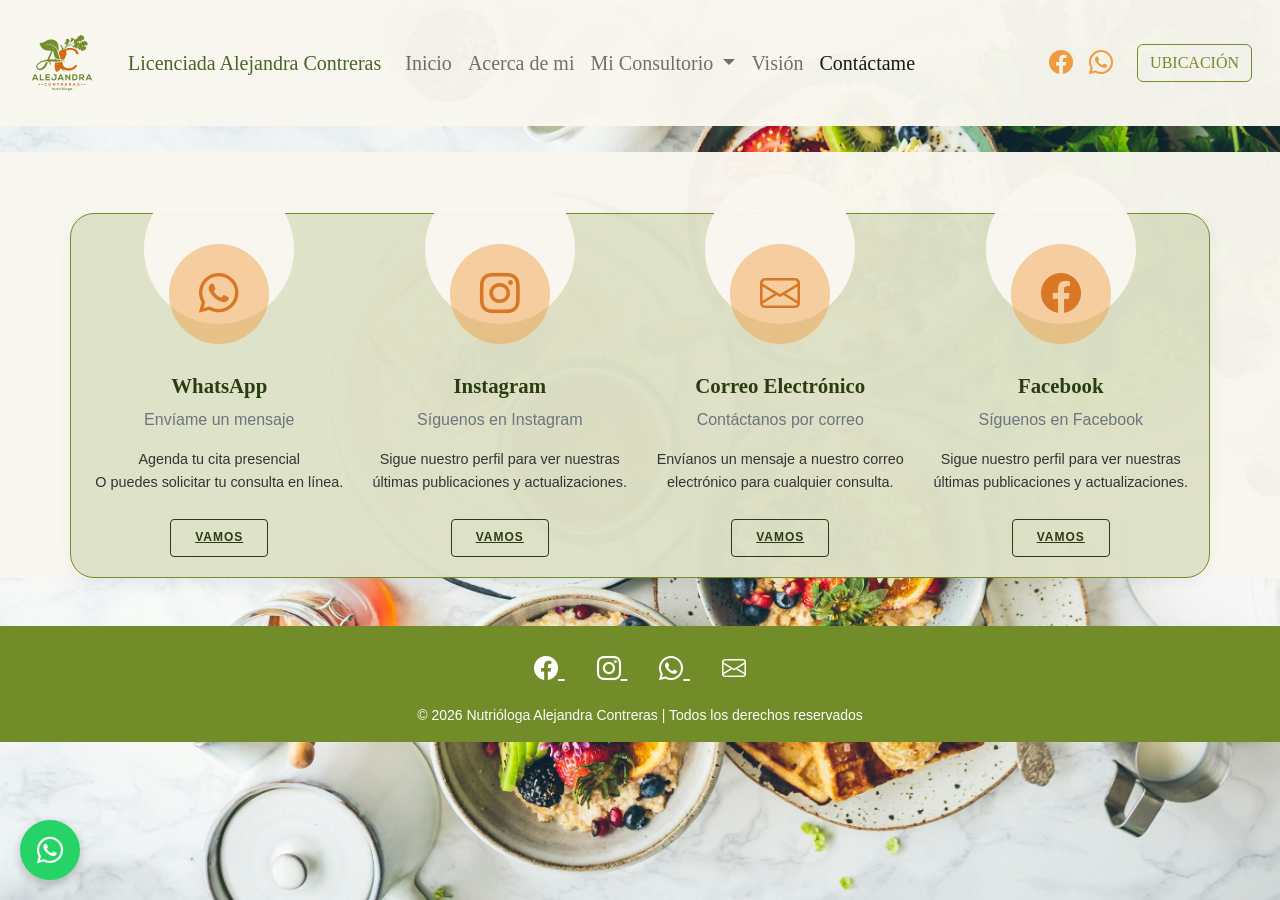
<file: CONTACTAME.html>
<!DOCTYPE html>
<html lang="es">
<head>
    <meta charset="UTF-8">
    <meta name="viewport" content="width=device-width, initial-scale=1.0">
    <title>Contáctame - Licenciada Alejandra Contreras</title>
    <link rel="stylesheet" href="CSS/bootstrap.min.css"> 
     <link rel="stylesheet" href="style.css"> 
    <link href="https://cdn.jsdelivr.net/npm/bootstrap-icons@1.11.3/font/bootstrap-icons.css" rel="stylesheet">
    <link rel="stylesheet" href="https://cdnjs.cloudflare.com/ajax/libs/font-awesome/6.0.0-beta3/css/all.min.css">
</head>
<body id="fondo">
    
     <!--Menú de navegación-->
    <nav class="navbar navbar-expand-lg" style="background-color: rgba(249, 247, 240, 0.97);">
        <div class="container-fluid">
            <a class="navbar-brand texto-verde" href="index.html">
                <img src="IMG/LOGO.png" alt="Bootstrap" width="100" height="100"></a> 
               <span class="navbar-brand texto-verde">Licenciada Alejandra Contreras </span>
               
            <button class="navbar-toggler" type="button" data-bs-toggle="collapse" data-bs-target="#navbarSupportedContent" aria-controls="navbarSupportedContent" aria-expanded="false" aria-label="Toggle navigation">
                <span class="navbar-toggler-icon"></span>
            </button>
            <div class="navbar-brand collapse navbar-collapse" id="navbarSupportedContent">
                <ul class="navbar-nav me-auto mb-2 mb-lg-0">
                    <li class="nav-item">
                        <a class="nav-link" aria-current="page" href="index.html">Inicio</a>
                    </li>
                    <li class="nav-item">
                        <a class="nav-link" href="ACERCA_DE_MI.html">Acerca de mi</a>
                    </li>
                    <li class="nav-item dropdown">
                        <a class="nav-link dropdown-toggle" href="" role="button" data-bs-toggle="dropdown" aria-expanded="false">
                            Mi Consultorio
                        </a>
                        <ul class="dropdown-menu">
                            <li><a class="dropdown-item" href="AGENDAR_CITA_PROM.html">Programas</a></li>
                            <li><hr class="dropdown-divider"></li>
                            <li><a class="dropdown-item" href="AGENDAR_CITA_UB.html">Ubicación</a></li>    
                        </ul>
                    </li>
                    <li class="nav-item">
                        <a class="nav-link" href="VISIÓN.html">Visión</a>
                    </li>
                    <li class="nav-item">
                        <a class="nav-link active" href="CONTACTAME.html">Contáctame</a>
                    </li>
                </ul>
                
                <div class="d-flex align-items-center">
                    <a href="https://www.facebook.com/alejandraC080923" class="mx-2 fs-4" style="color: #f09c3c;" target="_blank">
                        <i class="bi bi-facebook"></i>
                    </a>
                    <a href="https://wa.me/523328029842?text=%C2%A1Hola!%20Me%20gustar%C3%ADa%20agendar%20cita." class="mx-2 fs-4" style="color: #f09c3c;" target="_blank">
                        <i class="bi bi-whatsapp"></i>
                    </a>
                    
  <button type="button" class="btn boton-verde ms-3" data-bs-toggle="modal" data-bs-target="#exampleModal">
                        UBICACIÓN
                    </button>
                </div>
            </div>
        </div>
    </nav>
<!-- Modal -->
<div class="modal fade" id="exampleModal" tabindex="-1" aria-labelledby="exampleModalLabel" aria-hidden="true">
  <div class="modal-dialog">
    <div class="modal-content">
      <div class="modal-header position-relative">
        <h1 class="modal-title fs-5 w-100 text-center" id="exampleModalLabel" style="color: #2b3b12;">¿Cómo llegar?</h1>
        <button type="button" class="btn-close position-absolute end-0 top-0 me-3 mt-3" data-bs-dismiss="modal" aria-label="Close"></button>
      </div>
      <div class="modal-body">
        <iframe src="https://www.google.com/maps/embed?pb=!1m18!1m12!1m3!1d6901.862891137843!2d-103.71824530224764!3d21.018957325069433!2m3!1f0!2f0!3f0!3m2!1i1024!2i768!4f13.1!3m3!1m2!1s0x842624a5ba420299%3A0x6c38166276261cf0!2sCalle%20Ignacio%20Aldama%2010%2C%2046408%20El%20Salvador%2C%20Jal.!5e0!3m2!1ses-419!2smx!4v1777913059832!5m2!1ses-419!2smx" width="465
    " height="450" style="border:1;" allowfullscreen="" loading="lazy" referrerpolicy="no-referrer-when-downgrade"></iframe>
      </div>
      <div class="modal-footer">
        <button type="button" class="btn btn-secondary" style="background-color: #728c29; border-color: #728c29;" data-bs-dismiss="modal">Cerrar</button>
      </div>
    </div>
  </div>
</div>
    </div>
  </div>
</nav>
<br>
<!---Cuerpo de la página-->

 <div style="background-color: rgba(249, 247, 240, 0.97);" >
  <br> <br>
  <div class="container caja-filosofia ">
    <div class="row g-4 justify-content-center">
      
      <div class="col-12 col-md-6 col-lg-3">
        <div class="tarjeta-volteada">
          <div class="espacio-curva">
            <div class="circulo-icono d-flex align-items-center justify-content-center">
              <i class="bi bi-whatsapp" style="font-size: 2.5rem; color: #d97724;"></i>
            </div>
          </div>
          <div class="contenido-tarjeta">

            <h3>WhatsApp</h3>
            <p class="text-muted">Envíame un mensaje</p>
            <p class="texto-descripcion">Agenda tu cita presencial <br> O puedes solicitar tu consulta en línea.</p>
            <a href="https://wa.me/523328029842?text=%C2%A1Hola!%20Me%20gustar%C3%ADa%20agendar%20cita." class="boton-leer-mas" target="_blank">VAMOS</a>
          </div>
        </div>
      </div>

      <div class="col-12 col-md-6 col-lg-3">
        <div class="tarjeta-volteada">
          <div class="espacio-curva">
            <div class="circulo-icono d-flex align-items-center justify-content-center">
              <i class="bi bi-instagram" style="font-size: 2.5rem; color: #d97724;"></i>
            </div>
          </div>
          <div class="contenido-tarjeta">
    
            <h3>Instagram</h3>
            <p class="text-muted">Síguenos en Instagram</p>
            <p class="texto-descripcion">Sigue nuestro perfil para ver nuestras últimas publicaciones y actualizaciones.</p>
            <a href="https://www.instagram.com/nut.alejandracont?utm_source=ig_web_button_share_sheet&igsh=ZDNlZDc0MzIxNw==" class="boton-leer-mas" target="_blank">VAMOS</a>
          </div>
        </div>
      </div>

      <div class="col-12 col-md-6 col-lg-3">
        <div class="tarjeta-volteada">
          <div class="espacio-curva">
            <div class="circulo-icono d-flex align-items-center justify-content-center">
              <i class="bi bi-envelope" style="font-size: 2.5rem; color: #d97724;"></i>
            </div>
          </div>
    <div class="contenido-tarjeta">
 
    <h3>Correo Electrónico</h3>
      <p class="text-muted">Contáctanos por correo</p>
        <p class="texto-descripcion">Envíanos un mensaje a nuestro correo electrónico para cualquier consulta.</p>
          <a href="https://mail.google.com/mail/?view=cm&fs=1&to=alejandra.contreras.cas.07@gmail.com&su=Agendar_Cita&body=Hola,%20me%20gustaría%20agendar%20una%20cita." 
class="boton-leer-mas" target="_blank">
   VAMOS
</a>
</div>
        </div>
      </div>

      <div class="col-12 col-md-6 col-lg-3">
        <div class="tarjeta-volteada">
          <div class="espacio-curva">
            <div class="circulo-icono d-flex align-items-center justify-content-center">
              <i class="bi bi-facebook" style="font-size: 2.5rem; color: #d97724;"></i>
            </div>
          </div>
          <div class="contenido-tarjeta">
      
            <h3>Facebook</h3>
            <p class="text-muted">Síguenos en Facebook</p>
            <p class="texto-descripcion">Sigue nuestro perfil para ver nuestras últimas publicaciones y actualizaciones.</p>
            <a href="https://www.facebook.com/alejandraC080923" class="boton-leer-mas" target="_blank">VAMOS</a>
          </div>
        </div>
      </div>

    </div>
  </div>
</div>
<!---Fin del cuerpo de la página-->

<!---Whatsapp flotante-->
  <a href="https://wa.me/523328029842?text=%C2%A1Hola!%20Me%20gustar%C3%ADa%20agendar%20cita." target="_blank">

<div style="position: fixed; bottom: 20px; LEFT: 20px; background-color:#25D366; border-radius: 50%; width: 60px; height: 60px; display: flex; justify-content: center; align-items: center; box-shadow: 0px 4px 10px rgba(0, 0, 0, 0.2); cursor: pointer; z-index: 1000;"> 
<i class="fab fa-whatsapp" style="color:white; font-size: 30px;"></i>

</div>
</a>
   <!-- FOOTER -->
<footer class="text-white pt-4 pb-3 mt-5" style="background-color: #728c29;">
  <div class="container text-center">
    <div class="mb-3">
      <a href="https://www.facebook.com/alejandraC080923" class="text-white mx-3 fs-4" target="_blank">
        <i class="bi bi-facebook"></i>
      </a>
      <a href="https://www.instagram.com/nut.alejandracont?utm_source=ig_web_button_share_sheet&igsh=ZDNlZDc0MzIxNw==" class="text-white mx-3 fs-4" target="_blank">
        <i class="bi bi-instagram"></i>
      </a>
      <a href="https://wa.me/523328029842?text=%C2%A1Hola!%20Me%20gustar%C3%ADa%20agendar%20cita." class="text-white mx-3 fs-4" target="_blank">
        <i class="bi bi-whatsapp"></i>
      </a>
      <a href="https://mail.google.com/mail/?view=cm&fs=1&to=alejandra.contreras.cas.07@gmail.com&su=Agendar_Cita&body=Hola,%20me%20gustaría%20agendar%20una%20cita." class="text-white mx-3 fs-4" target="_blank">
        <i class="bi bi-envelope"></i>
      </a>
    </div>
    <p class="mb-0 small">
      © 2026 Nutrióloga Alejandra Contreras | Todos los derechos reservados
    </p>

  </div>
</footer>
<script src="JS/bootstrap.bundle.min.js"></script>
</body>
</html>
</file>
<file: style.css>
body {
  font-family: 'Belleza Sans', sans-serif;
  font-weight: normal;
  line-height: 1.6;
  color: #2b3b12;
}

h1, h2, h3, h4, h5, h6,
.display-1, .display-2, .display-3, .display-4, .display-5, .display-6,
.navbar-brand, .modal-title, .card-title {
  font-family: 'Blacker Sans', serif;
  font-weight: regular;
}

#fondo {
  background-image: url(IMG/brooke-lark-HlNcigvUi4Q-unsplash.jpg);
  background-position: center;
  background-repeat: no-repeat;
  background-size: cover;
  background-attachment: fixed;
}

.boton-verde {
  --bs-btn-color: #728c29;
  --bs-btn-border-color: #728c29;
  --bs-btn-hover-color: #fff;
  --bs-btn-hover-bg: #728c29;
  --bs-btn-hover-border-color: #728c29;
  --bs-btn-focus-shadow-rgb: 114, 140, 41;
  --bs-btn-active-bg: #5a7020;
  --bs-btn-active-border-color: #5a7020;
}

.texto-verde {
  color: #4b6225;
}
  
.text-padding {
  padding: 60px;
}

.caja-foto-perfil {
  position: relative;
  display: inline-block;
}
  
.caja-foto-perfil .foto-grande {
  width: 450px;
  height: 450px;
  object-fit: cover;
  border-radius: 50%;
  border: 3px solid #728c29;
  box-shadow: 0 10px 30px rgba(0,0,0,0.15);
}
  
.caja-foto-perfil .logo-naranja {
  position: absolute;
  bottom: 5px;
  width: 100px;
  height: 100px;
  border-radius: 50%;
  box-shadow: 0 5px 15px rgba(0,0,0,0.2);
  border: 2px solid #db6609;
}

.caja-foto-perfil .logo-naranja img {
  width: 100%;
  height: 100%;
  object-fit: contain;
  border-radius: 50%;
}


.caja-foto-perfil .logo-abajo {
  position: absolute;
  bottom: -80px;
  left: 200px;
  width: 120px;
  height: 120px;
  border-radius: 50%;
  box-shadow: 0 5px 15px rgba(0,0,0,0.2);
  border: 2px solid #db6609;
}
  
.caja-foto-perfil .logo-abajo img {
  width: 100%;
  height: 100%;
  object-fit: contain;
  border-radius: 50%;
}
  
.texto-mediano {
  font-size: 1.25rem;
}

:root {
  --verde-principal: #728c29;
  --verde-oscuro: #2b3b12;
  --naranja: #db6609;
}

.tarjeta-naranja {
  background-color: rgba(240, 156, 60, 0.2);
  border-radius: 24px;
  padding: 20px;
  margin-bottom: 10px;
  box-shadow: 0 5px 15px rgba(0,0,0,0.05);
  transition: 0.2s;
  height: 100%;
  border-left: 6px solid var(--naranja);
}

.tarjeta-naranja .card-title {
  font-weight: 700;
  color: var(--verde-oscuro);
  letter-spacing: -0.3px;
}

.etiqueta-naranja {
  background-color: var(--naranja);
  color: #fff9e6;
  padding: 6px 12px;
  border-radius: 30px;
  font-size: 0.8rem;
  font-weight: 600;
}

.caja-filosofia {
  background-color: rgba(114, 140, 41, 0.2);
  padding: 20px;
  border-radius: 24px;
  margin-top: 10px;
  border: 1px solid var(--verde-principal);
  box-shadow: 0 5px 15px rgba(0,0,0,0.05);
}

.tarjeta-ubicacion {
  background-color: rgba(114, 140, 41, 0.2);
  border-radius: 24px;
  padding: 10px;
  margin-bottom: 10px;
  box-shadow: 0 5px 15px rgba(0,0,0,0.05);
  transition: 0.2s;
  height: 100%;
  border-left: 6px solid var(--verde-principal);
}

.titulo-fondo-naranja {
  background-color: rgba(240, 156, 60, 0.35); 
  display: inline-block;
  padding: 10px 40px;
  margin: 0 auto 50px auto;
  width: auto;
  left: 50%;
  transform: translateX(-50%);
  position: relative;
}

.titulo-fondo-verde {
  background-color: rgba(114, 140, 41, 0.55); 
  display: inline-block;
  padding: 10px 40px;
  margin: 0 auto 50px auto;
  width: auto;
  left: 50%;
  transform: translateX(-50%);
  position: relative;
}

.caja-icono-objetivo {
  position: relative;
  z-index: 2; 
  margin-bottom: -50px; 
}

.foto-objetivo {
  border-radius: 50%;
  width: 120px;
  height: 120px;
  object-fit: cover;
  border: 3px solid #db6609;
  box-shadow: 0 4px 10px rgba(0,0,0,0.15);
}

.caja-texto-objetivo {
  background-color: rgba(114, 140, 41, 0.2); 
  color: #2b3b12; 
  padding: 70px 15px 20px 15px; 
  border-radius: 8px;
  z-index: 1;
  min-height: 140px;
  display: flex;
  align-items: center;
  justify-content: center;
  box-shadow: 0 4px 15px rgba(0,0,0,0.05);
}

.tarjeta-volteada {
  text-align: center;
  position: relative;
  height: 100%;
  display: flex;
  flex-direction: column;
}

.espacio-curva {
  position: relative;
  height: 140px;
}

.espacio-curva::before {
  content: "";
  position: absolute;
  top: -60px;
  transform: translateX(-50%);
  width: 150px;
  height: 150px; 
  background-color: rgba(249, 247, 240, 0.97);
  border-radius: 50%;
  z-index: 1;
}

.circulo-icono {
  position: absolute;
  bottom: 30px;
  left: 50%;
  transform: translateX(-50%);
  width: 100px;
  height: 100px;
  background-color: rgba(240, 156, 60, 0.45);
  border-radius: 50%;
  z-index: 2;
}

.contenido-tarjeta {
  display: flex;
  flex-direction: column;
  flex-grow: 1;
}

.contenido-tarjeta h3 {
  font-size: 1.3rem;
  font-weight: 700;
  color: #2b3b12; 
}

.contenido-tarjeta .texto-descripcion {
  font-size: 0.9rem;
  color: #333333;
  margin-bottom: 25px;
  flex-grow: 1;
}

.boton-leer-mas {
  align-self: center;
  font-size: 0.75rem;
  font-weight: bold;
  color: #2b3b12;
  border: 1px solid #2b3b12;
  padding: 8px 24px;
  border-radius: 4px;
  letter-spacing: 1px;
  transition: all 0.3s ease;
}

.boton-leer-mas:hover {
  background-color: #2b3b12;
  color: #ffffff;
}
</file>
